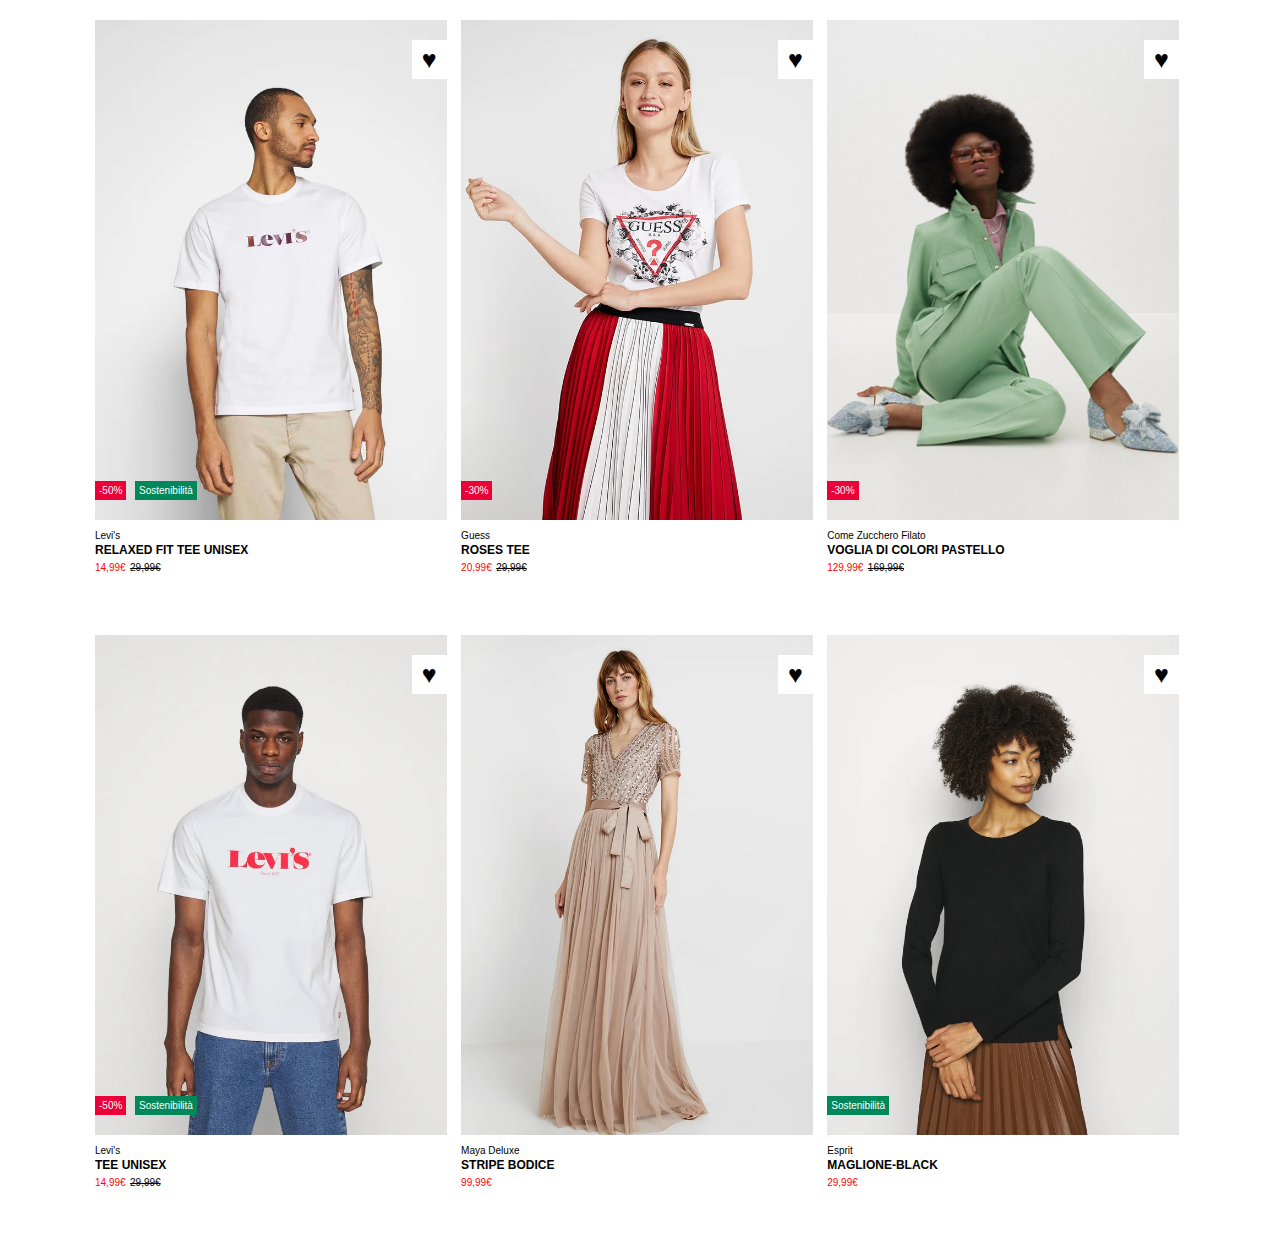
<file: index.html>
<!DOCTYPE html>
<html lang="en">
<head>
    <meta charset="UTF-8">
    <meta http-equiv="X-UA-Compatible" content="IE=edge">
    <meta name="viewport" content="width=device-width, initial-scale=1.0">
    <title>Booleando</title>
    <link rel="stylesheet" href="style.css">
</head>
<body>
    <main>
        <div class="container">
            <!-- first card -->
            <div class="card">
                <div class="product-img" id="product-levis">
                    <div class="pill-discount"> -50%</div>
                    <div class="pill-sustainable">Sostenibilità</div>
                    <div class="favourite">&hearts;</div>
                </div>
                <div class="product-features">
                    <span class="brand">Levi's</span>
                    <h2 class="product-name">RELAXED FIT TEE UNISEX</h2>
                    <span class="price after-discount">14,99&euro;</span>
                    <span class="price before-discount">29,99&euro;</span>
                </div>
            </div>
            <!-- second card -->
            <div class="card">
                <div class="product-img" id="product-rosestee">
                    <div class="pill-discount"> -30%</div>
                    <div class="favourite">&hearts;</div>
                 </div>
                <div class="product-features">
                    <span class="brand">Guess</span>
                    <h2 class="product-name">ROSES TEE</h2>
                    <span class="price after-discount">20,99&euro;</span>
                    <span class="price before-discount">29,99&euro;</span>            
                </div>
            </div>
            <!-- third card -->
            <div class="card">
                <div class="product-img" id="product-comezuccherofilato">
                    <div class="pill-discount"> -30%</div>
                    <div class="favourite">&hearts;</div>
                 </div>
                <div class="product-features">
                    <span class="brand">Come Zucchero Filato</span>
                    <h2 class="product-name">VOGLIA DI COLORI PASTELLO</h2>
                    <span class="price after-discount">129,99&euro;</span>
                    <span class="price before-discount">169,99&euro;</span>            
                </div>
            </div>

            <!-- fourth card -->
            <div class="card">
                <div class="product-img" id="product-levis-tshirt">
                    <div class="pill-discount"> -50%</div>
                    <div class="pill-sustainable">Sostenibilità</div>
                    <div class="favourite">&hearts;</div>
                </div>
                <div class="product-features">
                    <span class="brand">Levi's</span>
                    <h2 class="product-name">TEE UNISEX</h2>
                    <span class="price after-discount">14,99&euro;</span>
                    <span class="price before-discount">29,99&euro;</span>
                </div>
            </div>
            <!-- fifth card -->
            <div class="card">
                <div class="product-img" id="product-maya-deluxe">
                    <div class="favourite">&hearts;</div>
                 </div>
                <div class="product-features">
                    <span class="brand">Maya Deluxe</span>
                    <h2 class="product-name">STRIPE BODICE</h2>
                    <span class="price after-discount">99,99&euro;</span>
                </div>
            </div>
            <!-- sixth card -->
            <div class="card">
                <div class="product-img" id="product-esprit">
                    <div class="pill-sustainable">Sostenibilità</div>
                    <div class="favourite">&hearts;</div>
                 </div>
                <div class="product-features">
                    <span class="brand">Esprit</span>
                    <h2 class="product-name">MAGLIONE-BLACK</h2>
                    <span class="price after-discount">29,99&euro;</span>            
                </div>
            </div>
            

        </div>
    </main>
</body>
</html>
</file>
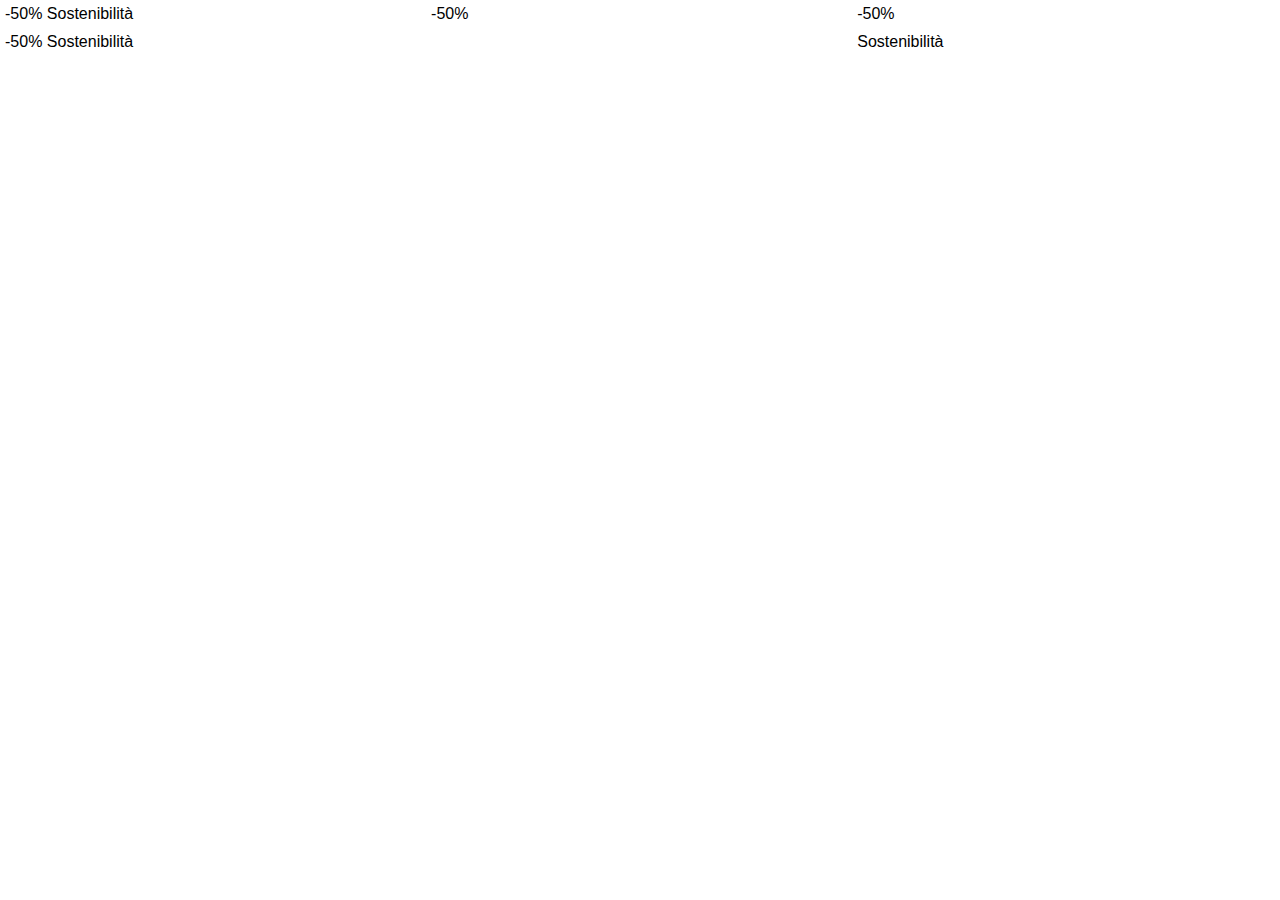
<file: indexwrong.html>
<!DOCTYPE html>
<html lang="en">
<head>
    <meta charset="UTF-8">
    <meta http-equiv="X-UA-Compatible" content="IE=edge">
    <meta name="viewport" content="width=device-width, initial-scale=1.0">
    <title>Booleando</title>
    <link rel="stylesheet" href="style.css">
</head>
<body>
    <main>
        <div class="conteiner">
            <div class="row">
                <article class="card"   id="card-top-left">
                        <span class="discount">-50%</span>
                        <span class="sustainable">Sostenibilità</span> 
                </article>
                <article class="card"   id="card-top-center">
                        <span class="discount">-50%</span>
                    </article>
                <article class="card"   id="card-top-right">  
                        <span class="discount">-50%</span>
                </article>
            </div>
            <div class="row">
                <article class="card"   id="card-bottom-left">
                        <span class="discount">-50%</span>
                        <span class="sustainable">Sostenibilità</span>
                </article>
                <article class="card"   id="card-bottom-center">
                </article>
                <article class="card"   id="card-bottom-right">
                        <span class="sustainable">Sostenibilità</span>  
                </article>
            </div>
        </div>
    </main>
</body>
</html>
</file>
<file: style.css>
*{
    margin: 0;
    padding: 0;
    box-sizing: border-box;
}

body{
    font-family: Verdana, Tahoma, sans-serif
}

.container{
    width: 1100px;
    margin: 0 auto;
    background-color: white;
    margin-top: 15px;
}

/* Product card structures */
.card{
    display: inline-block;
    width: calc(100% / 3 - 5px);
    padding: 5px;
}
.product-img{
    height: 500px;
    background-size: cover;
    background-position: center;
    background-repeat: no-repeat;
    position: relative;

}
.product-features{
    background-color: white;
    display: inline-block;
    height: 100px;
    width: 100%;
    margin-top: 5px;
}

/* product caracteristics */
.product-name{
    font-size: 12px;
}
.brand,.price{
    font-size: 10px;
}

.after-discount{
    color: red;
}
.before-discount{
    text-decoration: line-through
}

.pill-discount{
    background-color: #eb0037;
}
.pill-sustainable{
    background-color: #00875a
    ;
    left: 40px;
}

.pill-discount,.pill-sustainable{
    display: inline;
    font-size: 10px;
    color: white;
    position: absolute;
    bottom: 20px;
    padding: 4px;
}
.favourite{
    background-color: white;
    position: absolute;
    right: 0px;
    top: 20px;
    font-size: 25px;
    padding: 5px 10px 5px 10px;
}

#product-esprit > .pill-sustainable{
    position: absolute;
    left: 0%;
    }

/* Hover card */
.favourite:hover{
    color: red;
}  
/* product-img */
#product-levis{
    background-image: url(img/preview-img/1.webp);
}
#product-levis:hover{
    background-image: url(img/hover-img/1b.webp);
}
#product-rosestee{
    background-image:url(img/preview-img/2.webp);    
}
#product-rosestee:hover{
   background-image:url(img/hover-img/2b.webp);    
}
#product-comezuccherofilato{
     background-image:url(img/preview-img/3.webp);    
}
#product-comezuccherofilato:hover{
    background-image:url(img/hover-img/3b.webp);
}
#product-levis-tshirt{
     background-image:url(img/preview-img/4.webp);    
}
#product-levis-tshirt:hover{
     background-image:url(img/hover-img/4b.webp);
}
#product-maya-deluxe{
    background-image:url(img/preview-img/5.webp);    
}

#product-maya-deluxe:hover{
    background-image:url(img/hover-img/5b.webp);
}
#product-esprit{
     background-image:url(img/preview-img/6.webp);    
 }

 #product-esprit:hover{
    background-image:url(img/hover-img/6b.webp);
}
</file>
